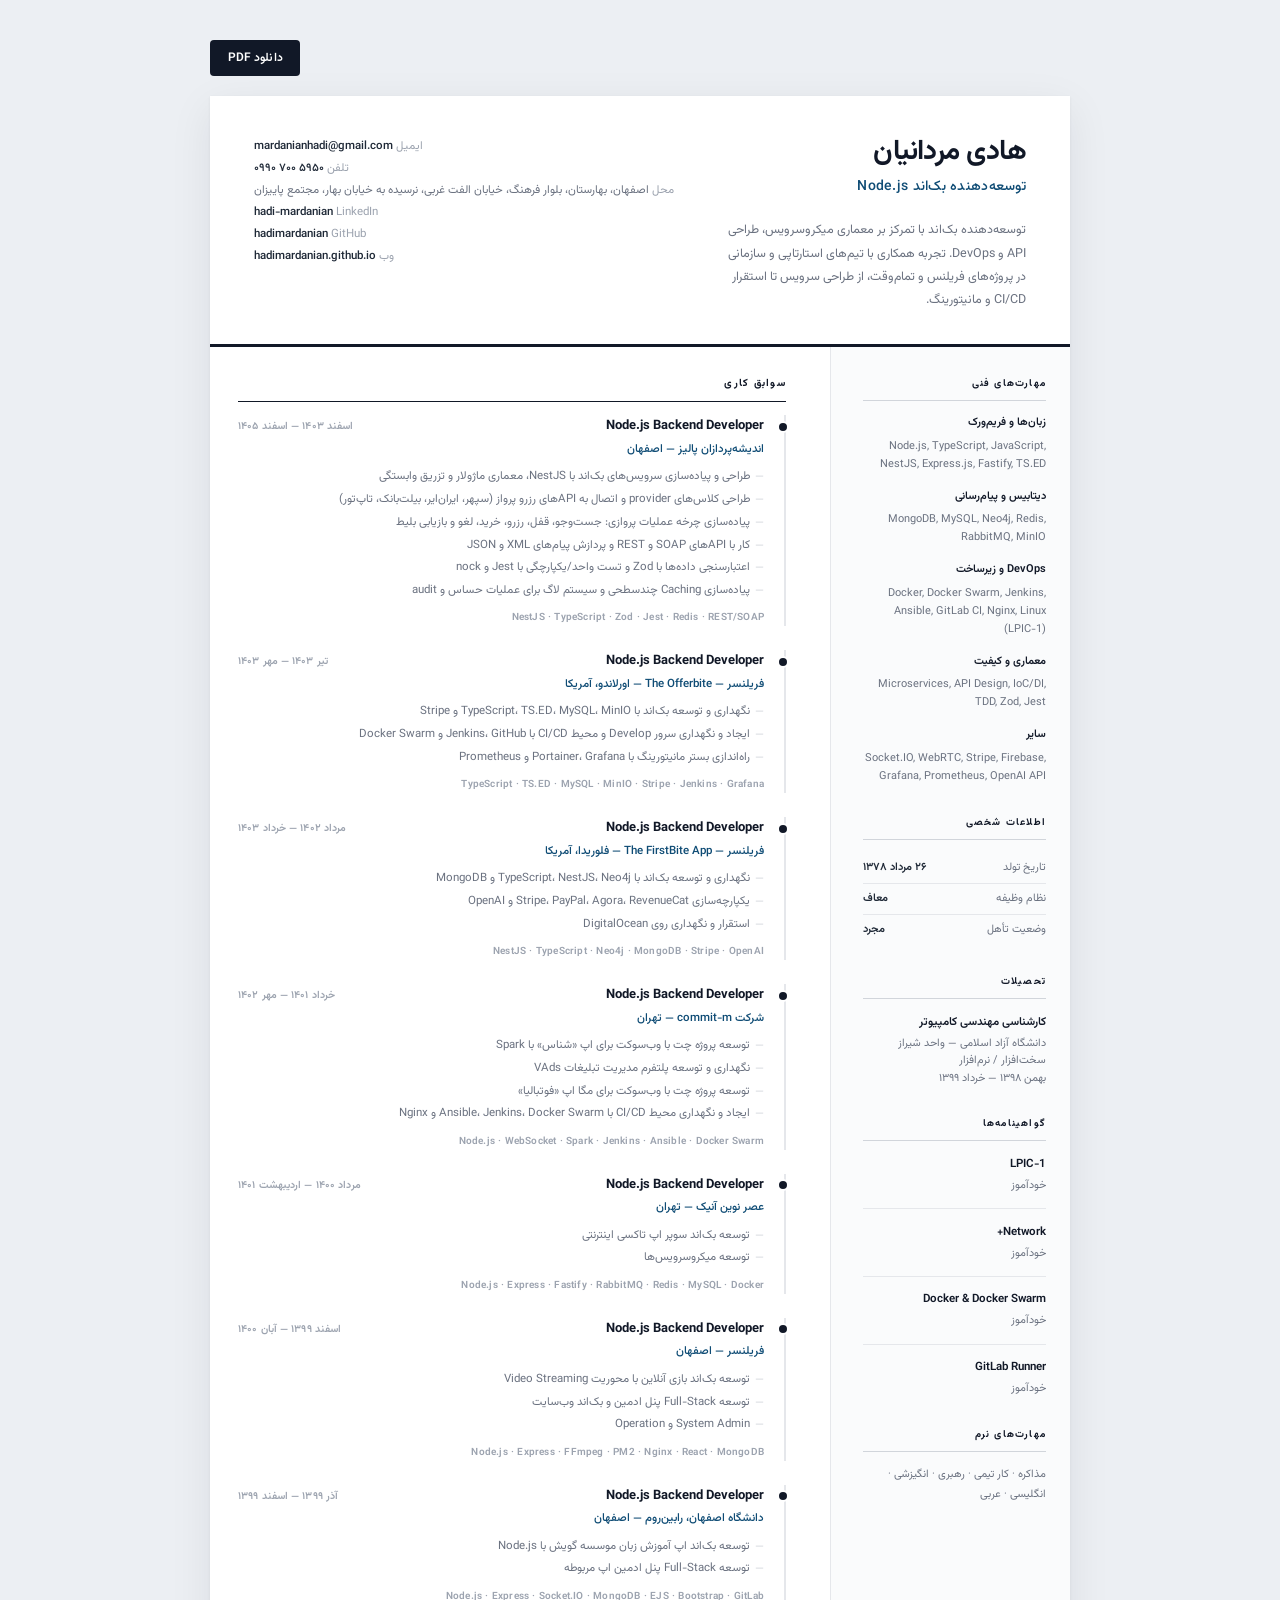
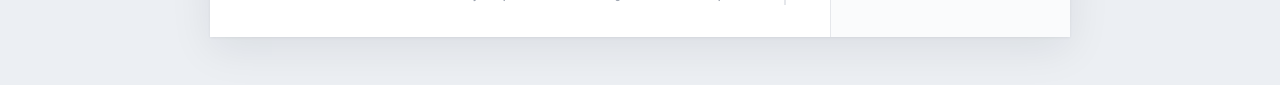
<file: index.html>
<!DOCTYPE html>
<html lang="fa" dir="rtl">
<head>
  <meta charset="UTF-8">
  <meta name="viewport" content="width=device-width, initial-scale=1.0">
  <meta name="description" content="رزومه هادی مردانیان — توسعه‌دهنده بک‌اند Node.js">
  <title>هادی مردانیان | Node.js Backend Developer</title>
  <style>
    @font-face {
      font-family: "Vazirmatn";
      src: url("fonts/Vazirmatn-Regular.woff2") format("woff2");
      font-weight: 400;
      font-style: normal;
      font-display: swap;
    }
    @font-face {
      font-family: "Vazirmatn";
      src: url("fonts/Vazirmatn-Medium.woff2") format("woff2");
      font-weight: 500;
      font-style: normal;
      font-display: swap;
    }
    @font-face {
      font-family: "Vazirmatn";
      src: url("fonts/Vazirmatn-SemiBold.woff2") format("woff2");
      font-weight: 600;
      font-style: normal;
      font-display: swap;
    }
    @font-face {
      font-family: "Vazirmatn";
      src: url("fonts/Vazirmatn-Bold.woff2") format("woff2");
      font-weight: 700;
      font-style: normal;
      font-display: swap;
    }

    :root {
      --ink: #111827;
      --ink-soft: #1f2937;
      --muted: #6b7280;
      --muted-light: #9ca3af;
      --line: #e5e7eb;
      --line-dark: #d1d5db;
      --accent: #0f4c75;
      --accent-light: #f0f7fb;
      --paper: #ffffff;
      --bg: #eceff3;
    }

    * { box-sizing: border-box; margin: 0; padding: 0; }

    html { -webkit-font-smoothing: antialiased; }

    body {
      font-family: "Vazirmatn", Tahoma, sans-serif;
      font-size: 13px;
      font-weight: 400;
      line-height: 1.7;
      color: var(--ink-soft);
      background: var(--bg);
      padding: 2.5rem 1.25rem 3rem;
    }

    .toolbar {
      max-width: 860px;
      margin: 0 auto 1.25rem;
      display: flex;
      justify-content: flex-end;
    }

    .download-btn {
      display: inline-flex;
      align-items: center;
      gap: 0.4rem;
      padding: 0.5rem 1.1rem;
      background: var(--ink);
      color: #fff;
      text-decoration: none;
      font-size: 12px;
      font-weight: 600;
      letter-spacing: 0.01em;
      border-radius: 4px;
      transition: background 0.2s;
    }

    .download-btn:hover { background: var(--accent); }

    .resume {
      max-width: 860px;
      margin: 0 auto;
      background: var(--paper);
      box-shadow: 0 1px 3px rgba(0,0,0,0.06), 0 12px 40px rgba(17,24,39,0.08);
    }

    /* ── Header ── */
    .header {
      padding: 2.5rem 2.75rem 2rem;
      border-bottom: 3px solid var(--ink);
    }

    .header-top {
      display: flex;
      justify-content: space-between;
      align-items: flex-start;
      gap: 2rem;
    }

    .header h1 {
      font-size: 28px;
      font-weight: 700;
      color: var(--ink);
      letter-spacing: -0.02em;
      line-height: 1.2;
      margin-bottom: 0.35rem;
    }

    .header .role {
      font-size: 14px;
      font-weight: 500;
      color: var(--accent);
      letter-spacing: 0.02em;
    }

    .header .summary {
      margin-top: 1.25rem;
      max-width: 52ch;
      font-size: 12.5px;
      line-height: 1.85;
      color: var(--muted);
      font-weight: 400;
    }

    .contact {
      text-align: left;
      font-size: 11.5px;
      line-height: 1.9;
      color: var(--muted);
      min-width: 210px;
      flex-shrink: 0;
    }

    .contact a {
      color: var(--ink-soft);
      text-decoration: none;
      font-weight: 500;
    }

    .contact .phone-num {
      direction: rtl;
      unicode-bidi: isolate;
      display: inline-block;
    }

    .contact a:hover { color: var(--accent); }

    .contact .label {
      color: var(--muted-light);
      font-weight: 400;
      display: inline-block;
      min-width: 3.2em;
    }

    /* ── Layout ── */
    .body {
      display: grid;
      grid-template-columns: 240px 1fr;
    }

    .sidebar {
      padding: 1.75rem 1.5rem 2rem 2rem;
      border-left: 1px solid var(--line);
      background: #fafbfc;
    }

    .main {
      padding: 1.75rem 2.75rem 2rem 1.75rem;
    }

    /* ── Sections ── */
    .section { margin-bottom: 1.75rem; }
    .section:last-child { margin-bottom: 0; }

    .section-title {
      font-size: 10.5px;
      font-weight: 700;
      color: var(--ink);
      text-transform: uppercase;
      letter-spacing: 0.12em;
      padding-bottom: 0.5rem;
      margin-bottom: 0.85rem;
      border-bottom: 1.5px solid var(--ink);
    }

    .sidebar .section-title {
      font-size: 10px;
      border-bottom-color: var(--line-dark);
    }

    /* ── Skills ── */
    .skill-block + .skill-block { margin-top: 0.85rem; }

    .skill-block h4 {
      font-size: 11px;
      font-weight: 600;
      color: var(--ink);
      margin-bottom: 0.3rem;
    }

    .skill-block p {
      font-size: 11px;
      color: var(--muted);
      line-height: 1.65;
      font-weight: 400;
    }

    /* ── Meta rows ── */
    .meta-row {
      display: flex;
      justify-content: space-between;
      gap: 0.75rem;
      padding: 0.35rem 0;
      font-size: 11px;
      border-bottom: 1px solid var(--line);
    }

    .meta-row:last-child { border-bottom: none; }

    .meta-row .key { color: var(--muted); font-weight: 400; }
    .meta-row .val { color: var(--ink-soft); font-weight: 600; text-align: left; }

    /* ── Education & Certs ── */
    .side-item + .side-item {
      margin-top: 0.85rem;
      padding-top: 0.85rem;
      border-top: 1px solid var(--line);
    }

    .side-item h4 {
      font-size: 11.5px;
      font-weight: 600;
      color: var(--ink);
      margin-bottom: 0.15rem;
    }

    .side-item p {
      font-size: 11px;
      color: var(--muted);
      line-height: 1.6;
    }

    /* ── Soft skills ── */
    .soft-list {
      font-size: 11px;
      color: var(--muted);
      line-height: 1.8;
    }

    /* ── Experience ── */
    .job {
      position: relative;
      padding-right: 1.25rem;
      margin-bottom: 1.5rem;
      border-right: 2px solid var(--line);
    }

    .job:last-child { margin-bottom: 0; }

    .job::before {
      content: "";
      position: absolute;
      right: -5px;
      top: 0.35rem;
      width: 8px;
      height: 8px;
      border-radius: 50%;
      background: var(--ink);
      border: 2px solid var(--paper);
    }

    .job-header {
      display: flex;
      justify-content: space-between;
      align-items: baseline;
      gap: 1rem;
      margin-bottom: 0.15rem;
    }

    .job h3 {
      font-size: 13px;
      font-weight: 700;
      color: var(--ink);
    }

    .job .date {
      font-size: 10.5px;
      font-weight: 600;
      color: var(--muted-light);
      white-space: nowrap;
      letter-spacing: 0.01em;
    }

    .job .company {
      font-size: 11.5px;
      font-weight: 500;
      color: var(--accent);
      margin-bottom: 0.5rem;
    }

    .job ul {
      list-style: none;
      margin: 0;
      padding: 0;
    }

    .job li {
      position: relative;
      padding-right: 0.85rem;
      font-size: 11.5px;
      color: var(--muted);
      line-height: 1.7;
      margin-bottom: 0.2rem;
    }

    .job li::before {
      content: "—";
      position: absolute;
      right: 0;
      color: var(--line-dark);
      font-weight: 400;
    }

    .job .tech {
      margin-top: 0.55rem;
      font-size: 10px;
      font-weight: 600;
      color: var(--muted-light);
      letter-spacing: 0.02em;
    }

    /* ── Responsive ── */
    @media (max-width: 720px) {
      body { padding: 1rem 0.75rem 2rem; }

      .header { padding: 1.75rem 1.5rem; }
      .header-top { flex-direction: column; }
      .contact { text-align: right; }

      .body { grid-template-columns: 1fr; }
      .sidebar {
        border-left: none;
        border-top: 1px solid var(--line);
        padding: 1.5rem;
      }
      .main { padding: 1.5rem; }
    }

    /* ── Print / PDF ── */
    @media print {
      @page { size: A4; margin: 10mm 12mm; }

      body {
        background: #fff;
        padding: 0;
        font-size: 10.5px;
        line-height: 1.55;
      }

      .toolbar { display: none; }

      .resume {
        max-width: none;
        box-shadow: none;
      }

      .header {
        padding: 0 0 0.6rem;
        margin-bottom: 0.6rem;
        border-bottom-width: 2px;
      }

      .header h1 { font-size: 20px; margin-bottom: 0.15rem; }
      .header .role { font-size: 11px; }
      .header .summary {
        margin-top: 0.5rem;
        max-width: none;
        font-size: 10px;
        line-height: 1.6;
      }

      .header-top { gap: 1rem; }
      .contact { font-size: 9.5px; line-height: 1.65; min-width: 180px; }

      .body {
        display: block;
      }

      .sidebar {
        float: none;
        width: 100%;
        padding: 0 0 0.65rem;
        margin-bottom: 0.65rem;
        border-left: none;
        border-bottom: 1px solid var(--line);
        background: transparent;
        column-count: 3;
        column-gap: 1.25rem;
      }

      .sidebar .section {
        break-inside: avoid;
        page-break-inside: avoid;
        margin-bottom: 0.55rem;
      }

      .main {
        margin-right: 0;
        padding: 0;
        width: 100%;
      }

      .section {
        margin-bottom: 0.85rem;
        break-inside: auto;
        page-break-inside: auto;
      }

      .section-title {
        font-size: 9px;
        margin-bottom: 0.45rem;
        padding-bottom: 0.3rem;
      }

      .skill-block + .skill-block { margin-top: 0.5rem; }
      .skill-block h4 { font-size: 9.5px; }
      .skill-block p { font-size: 9px; line-height: 1.5; }

      .meta-row { font-size: 9px; padding: 0.2rem 0; }
      .side-item h4 { font-size: 9.5px; }
      .side-item p { font-size: 9px; }
      .side-item + .side-item { margin-top: 0.5rem; padding-top: 0.5rem; }
      .soft-list { font-size: 9px; }

      .job {
        margin-bottom: 0.85rem;
        padding-right: 0.85rem;
        break-inside: avoid;
        page-break-inside: avoid;
      }

      .job h3 { font-size: 11px; }
      .job .company { font-size: 10px; margin-bottom: 0.3rem; }
      .job .date { font-size: 9px; }
      .job li { font-size: 9.5px; line-height: 1.55; margin-bottom: 0.1rem; }
      .job .tech { font-size: 8.5px; margin-top: 0.35rem; }

      a { color: var(--ink-soft) !important; text-decoration: none !important; }
    }
  </style>
</head>
<body>
  <div class="toolbar">
    <a class="download-btn" href="Hadi-Mardanian-Resume.pdf" download>دانلود PDF</a>
  </div>

  <main class="resume" id="resume">
    <header class="header">
      <div class="header-top">
        <div>
          <h1>هادی مردانیان</h1>
          <p class="role">توسعه‌دهنده بک‌اند Node.js</p>
          <p class="summary">
            توسعه‌دهنده بک‌اند با تمرکز بر معماری میکروسرویس، طراحی API و DevOps.
            تجربه همکاری با تیم‌های استارتاپی و سازمانی در پروژه‌های فریلنس و تمام‌وقت،
            از طراحی سرویس تا استقرار CI/CD و مانیتورینگ.
          </p>
        </div>
        <div class="contact">
          <div><span class="label">ایمیل</span> <a href="mailto:mardanianhadi@gmail.com">mardanianhadi@gmail.com</a></div>
          <div><span class="label">تلفن</span> <a href="tel:+989907005950" class="phone-num" dir="rtl">۰۹۹۰&nbsp;۷۰۰&nbsp;۵۹۵۰</a></div>
          <div><span class="label">محل</span> اصفهان، بهارستان، بلوار فرهنگ، خیابان الفت غربی، نرسیده به خیابان بهار، مجتمع پاییزان</div>
          <div><span class="label">LinkedIn</span> <a href="https://www.linkedin.com/in/hadi-mardanian-970615191">hadi-mardanian</a></div>
          <div><span class="label">GitHub</span> <a href="https://github.com/hadimardanian">hadimardanian</a></div>
          <div><span class="label">وب</span> <a href="https://hadimardanian.github.io/">hadimardanian.github.io</a></div>
        </div>
      </div>
    </header>

    <div class="body">
      <aside class="sidebar">
        <section class="section">
          <h2 class="section-title">مهارت‌های فنی</h2>
          <div class="skill-block">
            <h4>زبان‌ها و فریم‌ورک</h4>
            <p>Node.js, TypeScript, JavaScript, NestJS, Express.js, Fastify, TS.ED</p>
          </div>
          <div class="skill-block">
            <h4>دیتابیس و پیام‌رسانی</h4>
            <p>MongoDB, MySQL, Neo4j, Redis, RabbitMQ, MinIO</p>
          </div>
          <div class="skill-block">
            <h4>DevOps و زیرساخت</h4>
            <p>Docker, Docker Swarm, Jenkins, Ansible, GitLab CI, Nginx, Linux (LPIC-1)</p>
          </div>
          <div class="skill-block">
            <h4>معماری و کیفیت</h4>
            <p>Microservices, API Design, IoC/DI, TDD, Zod, Jest</p>
          </div>
          <div class="skill-block">
            <h4>سایر</h4>
            <p>Socket.IO, WebRTC, Stripe, Firebase, Grafana, Prometheus, OpenAI API</p>
          </div>
        </section>

        <section class="section">
          <h2 class="section-title">اطلاعات شخصی</h2>
          <div class="meta-row"><span class="key">تاریخ تولد</span><span class="val">۲۶ مرداد ۱۳۷۸</span></div>
          <div class="meta-row"><span class="key">نظام وظیفه</span><span class="val">معاف</span></div>
          <div class="meta-row"><span class="key">وضعیت تأهل</span><span class="val">مجرد</span></div>
        </section>

        <section class="section">
          <h2 class="section-title">تحصیلات</h2>
          <div class="side-item">
            <h4>کارشناسی مهندسی کامپیوتر</h4>
            <p>دانشگاه آزاد اسلامی — واحد شیراز<br>سخت‌افزار / نرم‌افزار<br>بهمن ۱۳۹۸ — خرداد ۱۳۹۹</p>
          </div>
        </section>

        <section class="section">
          <h2 class="section-title">گواهینامه‌ها</h2>
          <div class="side-item">
            <h4>LPIC-1</h4>
            <p>خودآموز</p>
          </div>
          <div class="side-item">
            <h4>Network+</h4>
            <p>خودآموز</p>
          </div>
          <div class="side-item">
            <h4>Docker &amp; Docker Swarm</h4>
            <p>خودآموز</p>
          </div>
          <div class="side-item">
            <h4>GitLab Runner</h4>
            <p>خودآموز</p>
          </div>
        </section>

        <section class="section">
          <h2 class="section-title">مهارت‌های نرم</h2>
          <p class="soft-list">مذاکره · کار تیمی · رهبری · انگیزشی · انگلیسی · عربی</p>
        </section>
      </aside>

      <div class="main">
        <section class="section">
          <h2 class="section-title">سوابق کاری</h2>

          <article class="job">
            <div class="job-header">
              <h3>Node.js Backend Developer</h3>
              <span class="date">اسفند ۱۴۰۳ — اسفند ۱۴۰۵</span>
            </div>
            <div class="company">اندیشه‌پردازان پالیز — اصفهان</div>
            <ul>
              <li>طراحی و پیاده‌سازی سرویس‌های بک‌اند با NestJS، معماری ماژولار و تزریق وابستگی</li>
              <li>طراحی کلاس‌های provider و اتصال به APIهای رزرو پرواز (سپهر، ایران‌ایر، بیلت‌بانک، تاپ‌تور)</li>
              <li>پیاده‌سازی چرخه عملیات پروازی: جست‌وجو، قفل، رزرو، خرید، لغو و بازیابی بلیط</li>
              <li>کار با APIهای SOAP و REST و پردازش پیام‌های XML و JSON</li>
              <li>اعتبارسنجی داده‌ها با Zod و تست واحد/یکپارچگی با Jest و nock</li>
              <li>پیاده‌سازی Caching چندسطحی و سیستم لاگ برای عملیات حساس و audit</li>
            </ul>
            <div class="tech">NestJS · TypeScript · Zod · Jest · Redis · REST/SOAP</div>
          </article>

          <article class="job">
            <div class="job-header">
              <h3>Node.js Backend Developer</h3>
              <span class="date">تیر ۱۴۰۳ — مهر ۱۴۰۳</span>
            </div>
            <div class="company">فریلنسر — The Offerbite — اورلاندو، آمریکا</div>
            <ul>
              <li>نگهداری و توسعه بک‌اند با TypeScript، TS.ED، MySQL، MinIO و Stripe</li>
              <li>ایجاد و نگهداری سرور Develop و محیط CI/CD با Jenkins، GitHub و Docker Swarm</li>
              <li>راه‌اندازی بستر مانیتورینگ با Portainer، Grafana و Prometheus</li>
            </ul>
            <div class="tech">TypeScript · TS.ED · MySQL · MinIO · Stripe · Jenkins · Grafana</div>
          </article>

          <article class="job">
            <div class="job-header">
              <h3>Node.js Backend Developer</h3>
              <span class="date">مرداد ۱۴۰۲ — خرداد ۱۴۰۳</span>
            </div>
            <div class="company">فریلنسر — The FirstBite App — فلوریدا، آمریکا</div>
            <ul>
              <li>نگهداری و توسعه بک‌اند با TypeScript، NestJS، Neo4j و MongoDB</li>
              <li>یکپارچه‌سازی Stripe، PayPal، Agora، RevenueCat و OpenAI</li>
              <li>استقرار و نگهداری روی DigitalOcean</li>
            </ul>
            <div class="tech">NestJS · TypeScript · Neo4j · MongoDB · Stripe · OpenAI</div>
          </article>

          <article class="job">
            <div class="job-header">
              <h3>Node.js Backend Developer</h3>
              <span class="date">خرداد ۱۴۰۱ — مهر ۱۴۰۲</span>
            </div>
            <div class="company">شرکت commit-m — تهران</div>
            <ul>
              <li>توسعه پروژه چت با وب‌سوکت برای اپ «شناس» با Spark</li>
              <li>نگهداری و توسعه پلتفرم مدیریت تبلیغات VAds</li>
              <li>توسعه پروژه چت با وب‌سوکت برای مگا اپ «فوتبالیا»</li>
              <li>ایجاد و نگهداری محیط CI/CD با Ansible، Jenkins، Docker Swarm و Nginx</li>
            </ul>
            <div class="tech">Node.js · WebSocket · Spark · Jenkins · Ansible · Docker Swarm</div>
          </article>

          <article class="job">
            <div class="job-header">
              <h3>Node.js Backend Developer</h3>
              <span class="date">مرداد ۱۴۰۰ — اردیبهشت ۱۴۰۱</span>
            </div>
            <div class="company">عصر نوین آنیک — تهران</div>
            <ul>
              <li>توسعه بک‌اند سوپر اپ تاکسی اینترنتی</li>
              <li>توسعه میکروسرویس‌ها</li>
            </ul>
            <div class="tech">Node.js · Express · Fastify · RabbitMQ · Redis · MySQL · Docker</div>
          </article>

          <article class="job">
            <div class="job-header">
              <h3>Node.js Backend Developer</h3>
              <span class="date">اسفند ۱۳۹۹ — آبان ۱۴۰۰</span>
            </div>
            <div class="company">فریلنسر — اصفهان</div>
            <ul>
              <li>توسعه بک‌اند بازی آنلاین با محوریت Video Streaming</li>
              <li>توسعه Full-Stack پنل ادمین و بک‌اند وب‌سایت</li>
              <li>System Admin و Operation</li>
            </ul>
            <div class="tech">Node.js · Express · FFmpeg · PM2 · Nginx · React · MongoDB</div>
          </article>

          <article class="job">
            <div class="job-header">
              <h3>Node.js Backend Developer</h3>
              <span class="date">آذر ۱۳۹۹ — اسفند ۱۳۹۹</span>
            </div>
            <div class="company">دانشگاه اصفهان، رابین‌روم — اصفهان</div>
            <ul>
              <li>توسعه بک‌اند اپ آموزش زبان موسسه گویش با Node.js</li>
              <li>توسعه Full-Stack پنل ادمین اپ مربوطه</li>
            </ul>
            <div class="tech">Node.js · Express · Socket.IO · MongoDB · EJS · Bootstrap · GitLab</div>
          </article>
        </section>
      </div>
    </div>
  </main>

  <script>
    document.fonts.ready.then(() => {
      document.body.setAttribute("data-fonts-ready", "true");
    });
  </script>
</body>
</html>
</file>
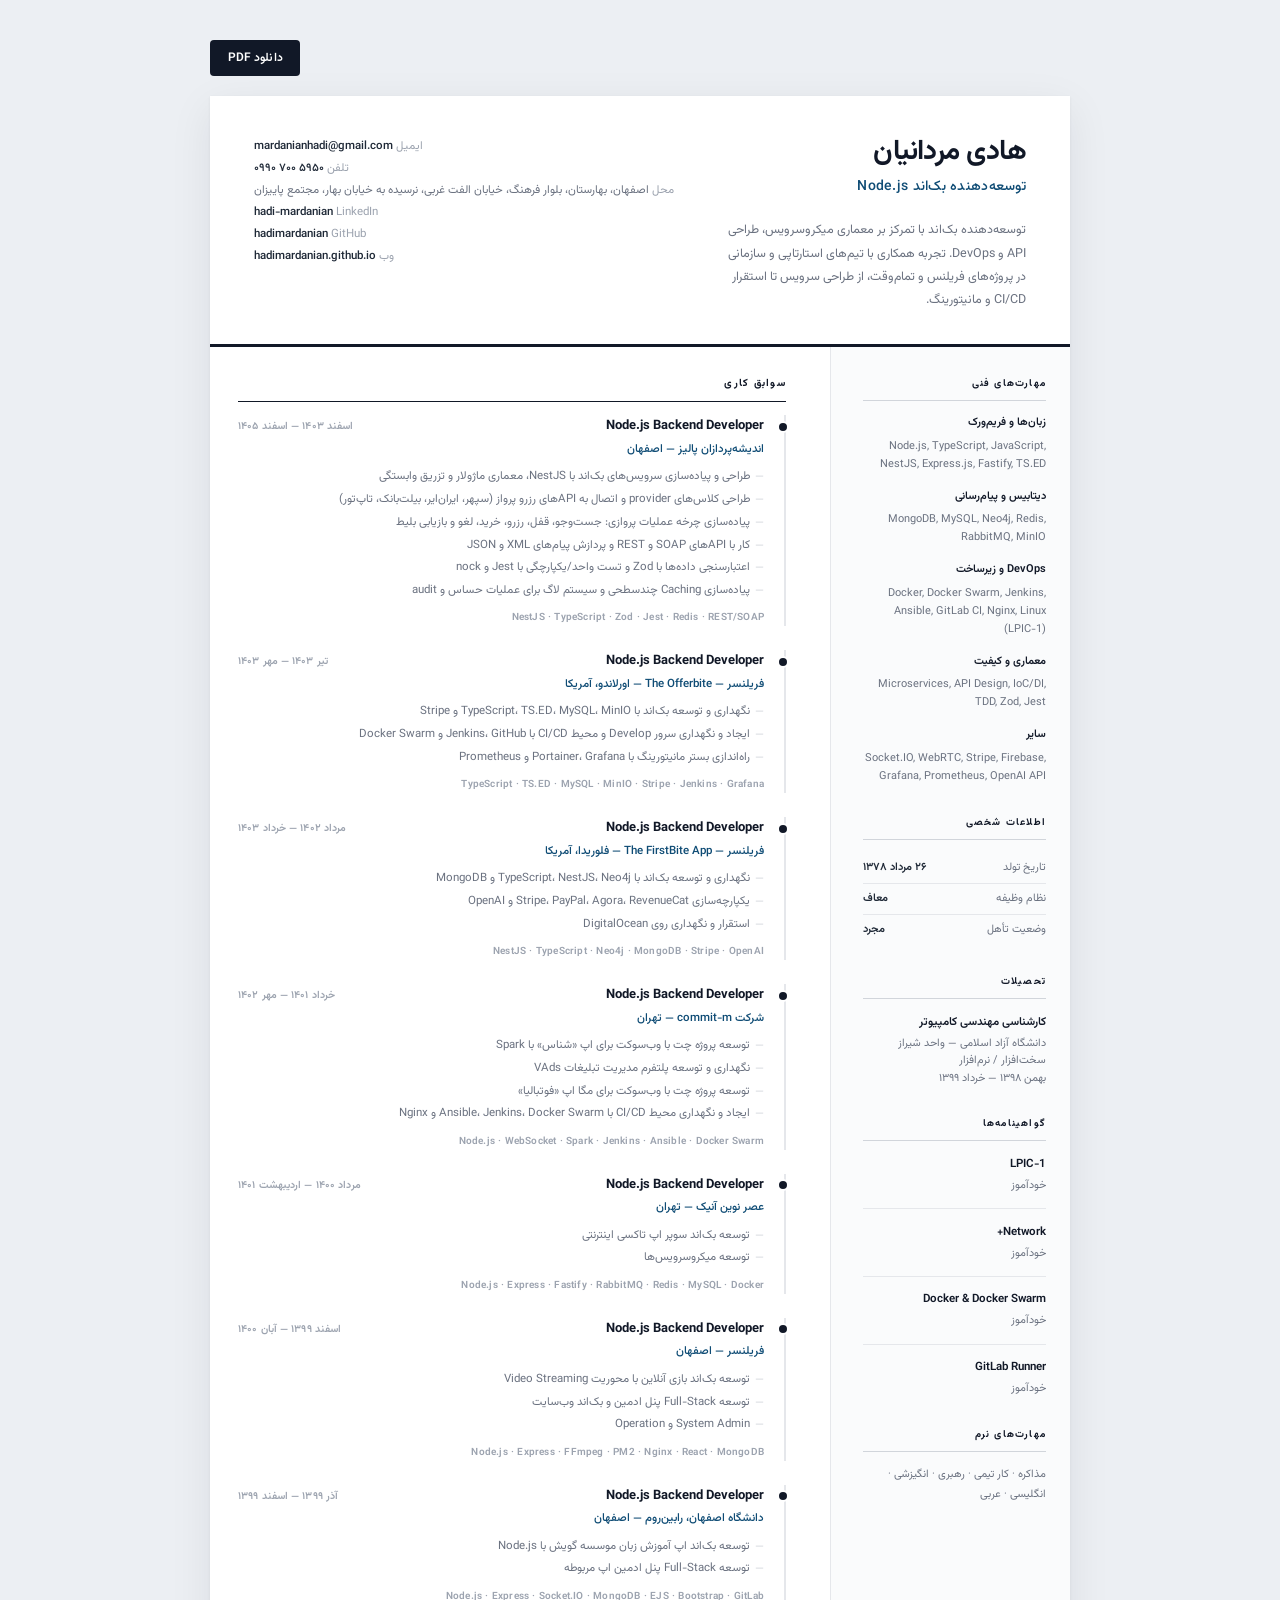
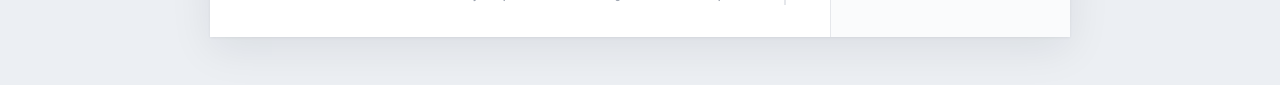
<file: resume/index.html>
<!DOCTYPE html>
<html lang="fa" dir="rtl">
<head>
  <meta charset="UTF-8">
  <meta http-equiv="refresh" content="0; url=/">
  <link rel="canonical" href="https://hadimardanian.github.io/">
  <title>Redirecting…</title>
</head>
<body>
  <p><a href="/">رفتن به رزومه</a></p>
</body>
</html>
</file>
